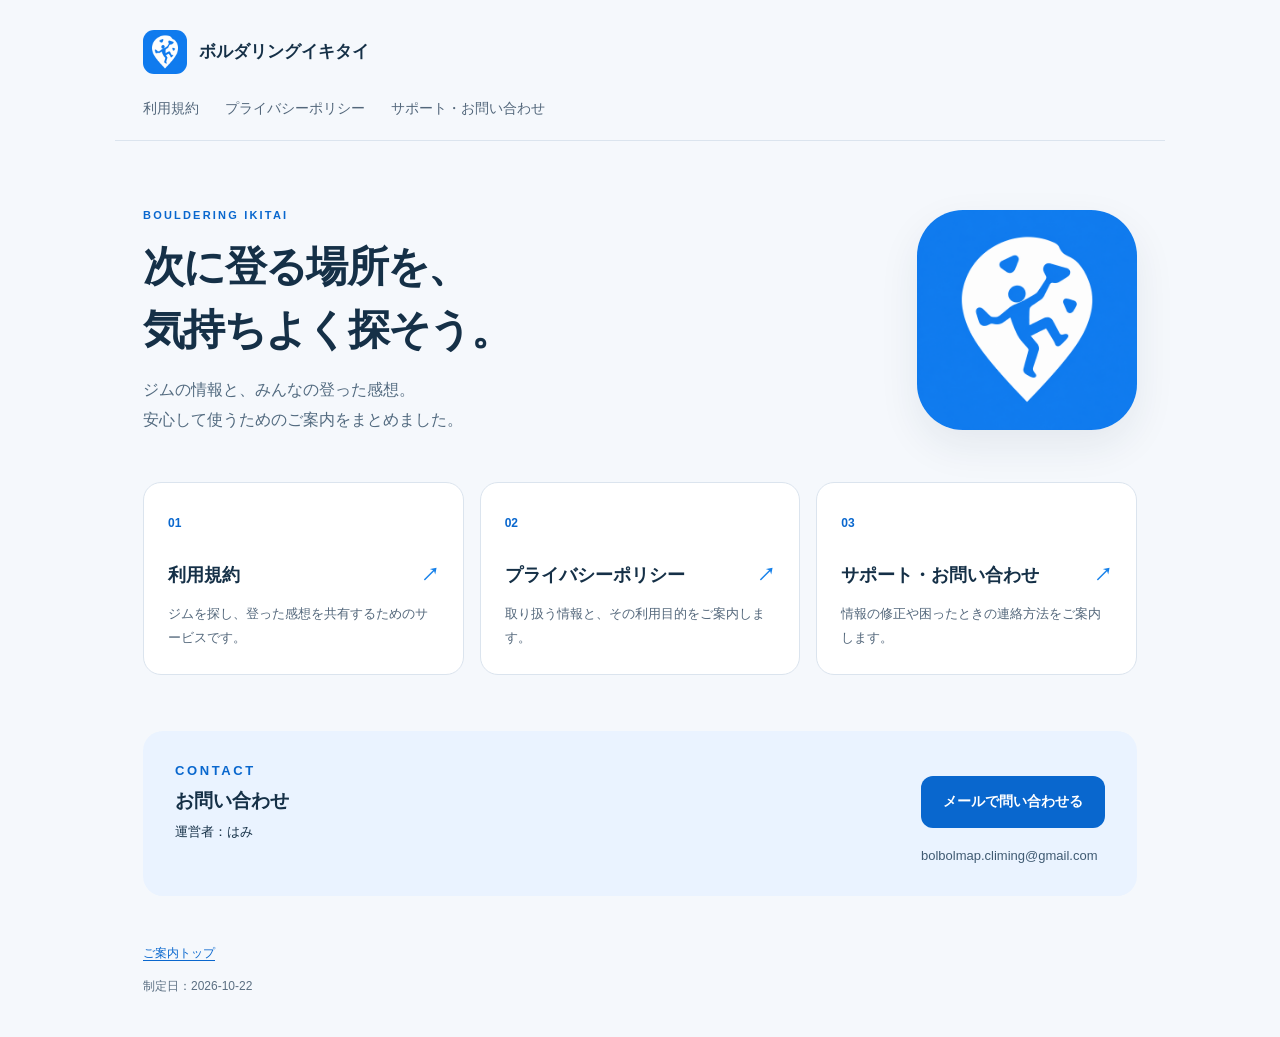
<file: index.html>
<!doctype html>
<html lang="ja"><head><meta charset="utf-8"><meta name="viewport" content="width=device-width,initial-scale=1"><meta name="robots" content="noindex,nofollow"><meta name="referrer" content="no-referrer"><meta http-equiv="Content-Security-Policy" content="default-src 'none'; img-src 'self' data:; style-src 'self'; base-uri 'none'; form-action 'none'"><title>ご案内 | ボルダリングイキタイ</title><meta name="description" content="ボルダリングイキタイのご案内です。"><link rel="icon" href="assets/icon-v1.png"><link rel="stylesheet" href="styles.css"></head>
<body><a class="skip" href="#main">本文へ移動</a><header><a class="brand" href="index.html"><img src="assets/icon-v1.png" width="44" height="44" alt=""><span>ボルダリングイキタイ</span></a></header><nav aria-label="ページ"><a  href="terms.html">利用規約</a><a  href="privacy.html">プライバシーポリシー</a><a  href="support.html">サポート・お問い合わせ</a></nav><main id="main"><section class="hero"><div><p class="eyebrow">BOULDERING IKITAI</p><h1>次に登る場所を、<br>気持ちよく探そう。</h1><p class="lead">ジムの情報と、みんなの登った感想。<br>安心して使うためのご案内をまとめました。</p></div><img class="hero-icon" src="assets/icon-v1.png" width="220" height="220" alt="位置ピンとクライマーを組み合わせたアイコン案"></section><div class="cards"><a class="card" href="terms.html"><span class="card-index">01</span><h2>利用規約<span aria-hidden="true">↗</span></h2><p>ジムを探し、登った感想を共有するためのサービスです。</p></a><a class="card" href="privacy.html"><span class="card-index">02</span><h2>プライバシーポリシー<span aria-hidden="true">↗</span></h2><p>取り扱う情報と、その利用目的をご案内します。</p></a><a class="card" href="support.html"><span class="card-index">03</span><h2>サポート・お問い合わせ<span aria-hidden="true">↗</span></h2><p>情報の修正や困ったときの連絡方法をご案内します。</p></a></div><section class="contact" aria-labelledby="contact-title"><div><p class="eyebrow">CONTACT</p><h2 id="contact-title">お問い合わせ</h2><p>運営者：はみ</p></div><a class="button" href="mailto:bolbolmap.climing@gmail.com?subject=%E3%83%9C%E3%83%AB%E3%83%80%E3%83%AA%E3%83%B3%E3%82%B0%E3%82%A4%E3%82%AD%E3%82%BF%E3%82%A4%E3%81%AB%E3%81%A4%E3%81%84%E3%81%A6">メールで問い合わせる</a><p class="email">bolbolmap.climing@gmail.com</p></section></main><footer><a href="index.html">ご案内トップ</a><p>制定日：2026-10-22</p></footer></body></html>
</file>
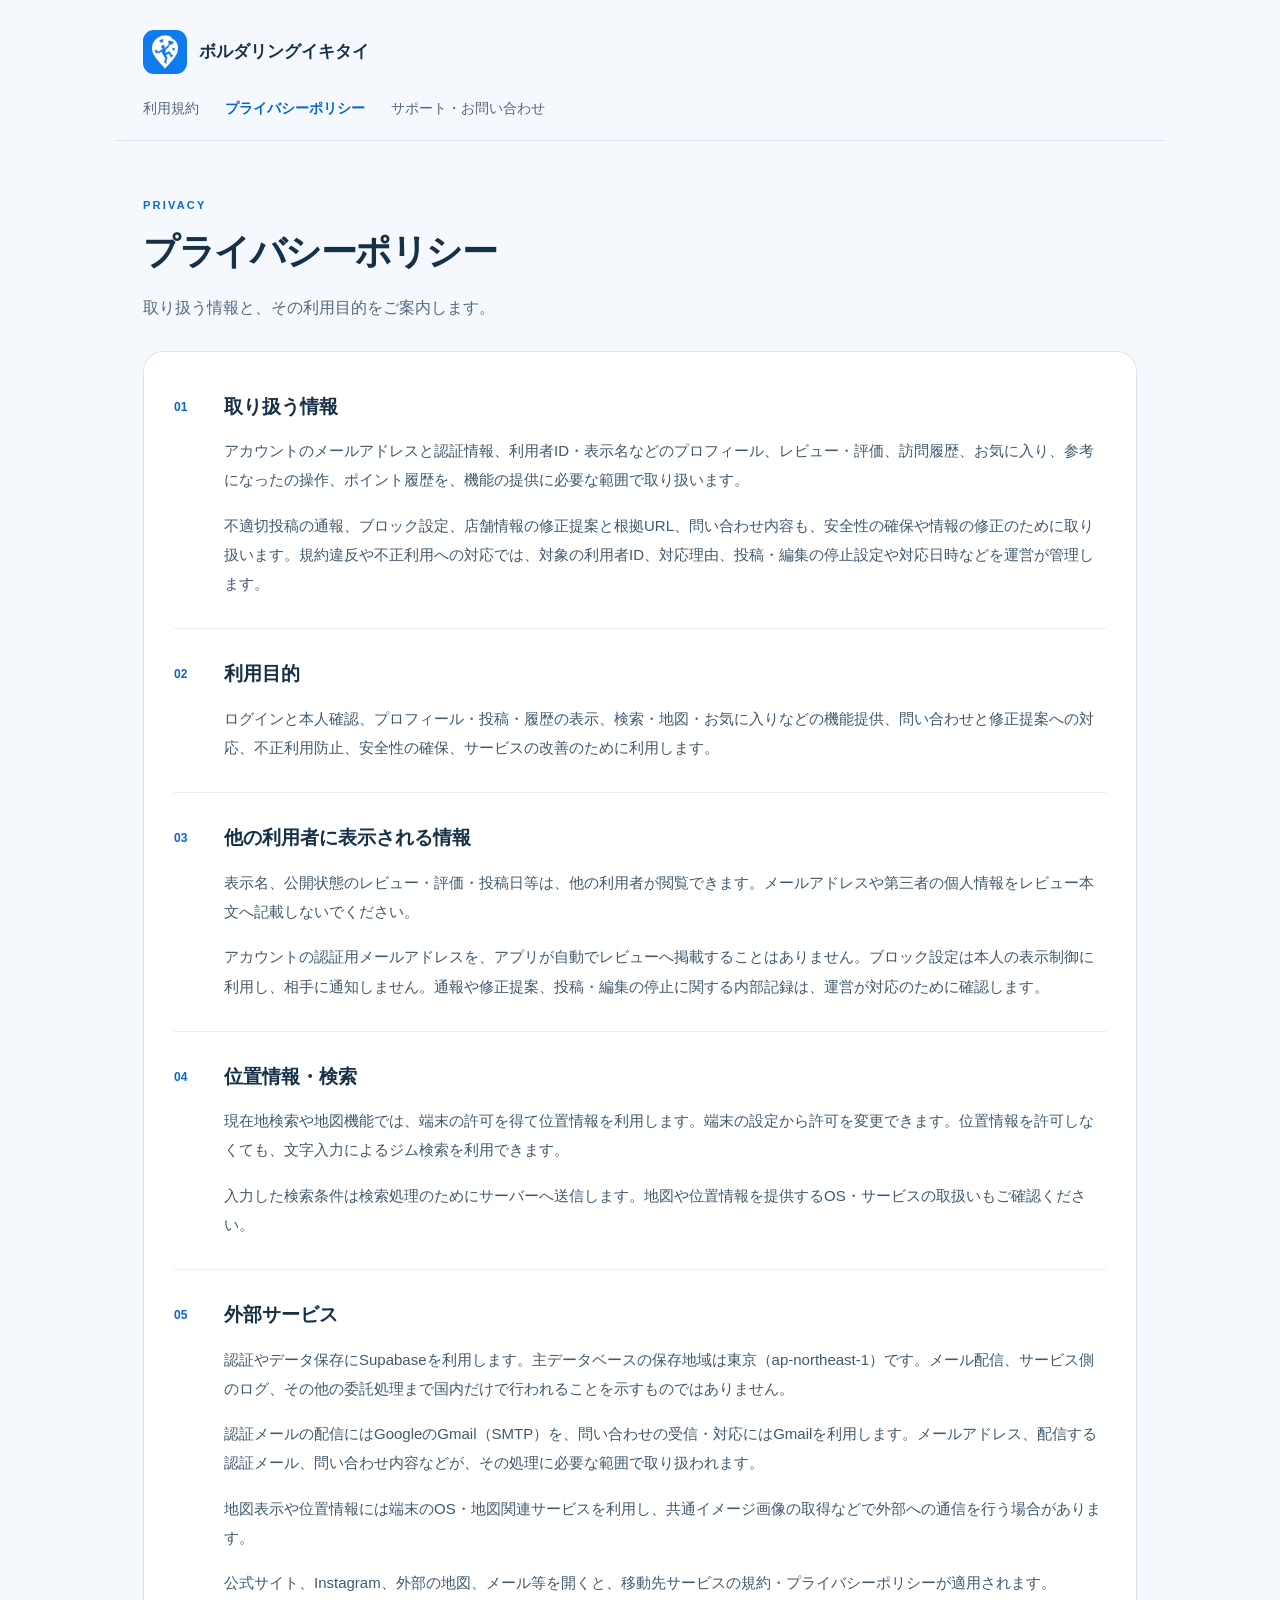
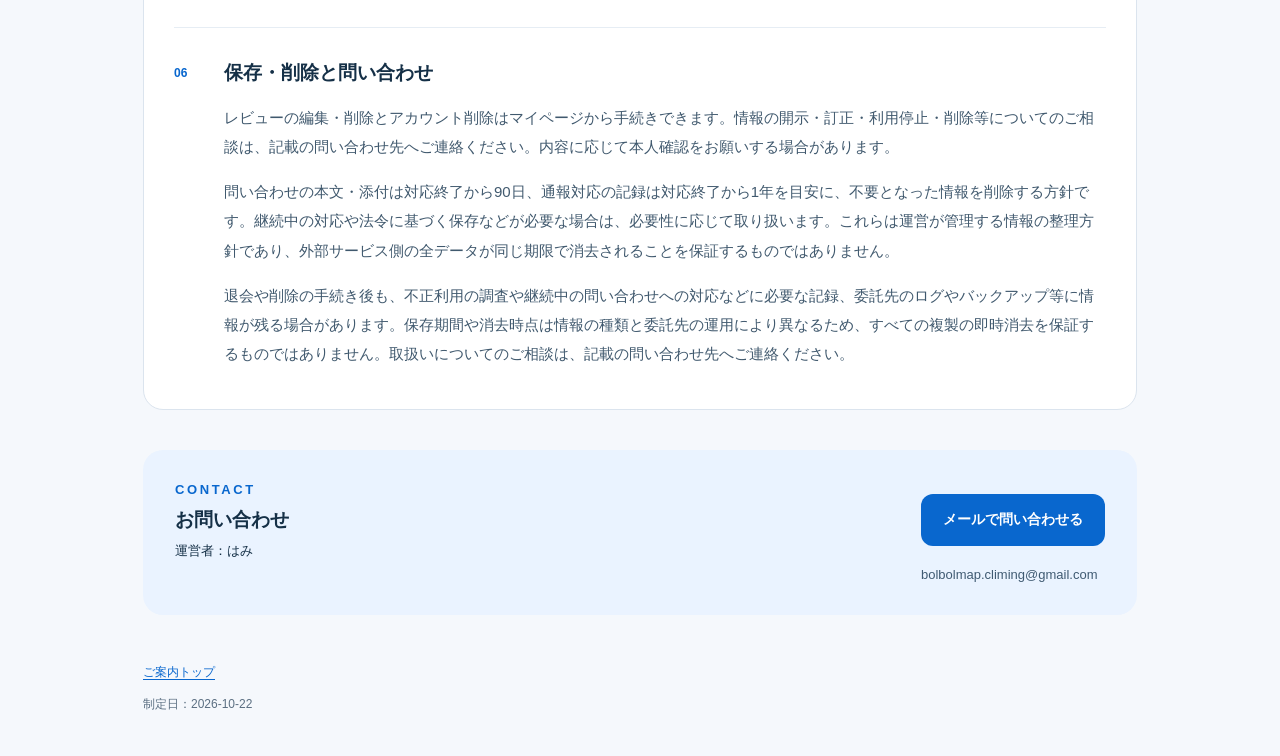
<file: privacy.html>
<!doctype html>
<html lang="ja"><head><meta charset="utf-8"><meta name="viewport" content="width=device-width,initial-scale=1"><meta name="robots" content="noindex,nofollow"><meta name="referrer" content="no-referrer"><meta http-equiv="Content-Security-Policy" content="default-src 'none'; img-src 'self' data:; style-src 'self'; base-uri 'none'; form-action 'none'"><title>プライバシーポリシー | ボルダリングイキタイ</title><meta name="description" content="ボルダリングイキタイのご案内です。"><link rel="icon" href="assets/icon-v1.png"><link rel="stylesheet" href="styles.css"></head>
<body><a class="skip" href="#main">本文へ移動</a><header><a class="brand" href="index.html"><img src="assets/icon-v1.png" width="44" height="44" alt=""><span>ボルダリングイキタイ</span></a></header><nav aria-label="ページ"><a  href="terms.html">利用規約</a><a aria-current="page" href="privacy.html">プライバシーポリシー</a><a  href="support.html">サポート・お問い合わせ</a></nav><main id="main"><div class="intro"><p class="eyebrow">PRIVACY</p><h1>プライバシーポリシー</h1><p class="lead">取り扱う情報と、その利用目的をご案内します。</p></div><article><section class="document-section"><span class="number">01</span><div><h2>取り扱う情報</h2><p>アカウントのメールアドレスと認証情報、利用者ID・表示名などのプロフィール、レビュー・評価、訪問履歴、お気に入り、参考になったの操作、ポイント履歴を、機能の提供に必要な範囲で取り扱います。</p><p>不適切投稿の通報、ブロック設定、店舗情報の修正提案と根拠URL、問い合わせ内容も、安全性の確保や情報の修正のために取り扱います。規約違反や不正利用への対応では、対象の利用者ID、対応理由、投稿・編集の停止設定や対応日時などを運営が管理します。</p></div></section><section class="document-section"><span class="number">02</span><div><h2>利用目的</h2><p>ログインと本人確認、プロフィール・投稿・履歴の表示、検索・地図・お気に入りなどの機能提供、問い合わせと修正提案への対応、不正利用防止、安全性の確保、サービスの改善のために利用します。</p></div></section><section class="document-section"><span class="number">03</span><div><h2>他の利用者に表示される情報</h2><p>表示名、公開状態のレビュー・評価・投稿日等は、他の利用者が閲覧できます。メールアドレスや第三者の個人情報をレビュー本文へ記載しないでください。</p><p>アカウントの認証用メールアドレスを、アプリが自動でレビューへ掲載することはありません。ブロック設定は本人の表示制御に利用し、相手に通知しません。通報や修正提案、投稿・編集の停止に関する内部記録は、運営が対応のために確認します。</p></div></section><section class="document-section"><span class="number">04</span><div><h2>位置情報・検索</h2><p>現在地検索や地図機能では、端末の許可を得て位置情報を利用します。端末の設定から許可を変更できます。位置情報を許可しなくても、文字入力によるジム検索を利用できます。</p><p>入力した検索条件は検索処理のためにサーバーへ送信します。地図や位置情報を提供するOS・サービスの取扱いもご確認ください。</p></div></section><section class="document-section"><span class="number">05</span><div><h2>外部サービス</h2><p>認証やデータ保存にSupabaseを利用します。主データベースの保存地域は東京（ap-northeast-1）です。メール配信、サービス側のログ、その他の委託処理まで国内だけで行われることを示すものではありません。</p><p>認証メールの配信にはGoogleのGmail（SMTP）を、問い合わせの受信・対応にはGmailを利用します。メールアドレス、配信する認証メール、問い合わせ内容などが、その処理に必要な範囲で取り扱われます。</p><p>地図表示や位置情報には端末のOS・地図関連サービスを利用し、共通イメージ画像の取得などで外部への通信を行う場合があります。</p><p>公式サイト、Instagram、外部の地図、メール等を開くと、移動先サービスの規約・プライバシーポリシーが適用されます。</p></div></section><section class="document-section"><span class="number">06</span><div><h2>保存・削除と問い合わせ</h2><p>レビューの編集・削除とアカウント削除はマイページから手続きできます。情報の開示・訂正・利用停止・削除等についてのご相談は、記載の問い合わせ先へご連絡ください。内容に応じて本人確認をお願いする場合があります。</p><p>問い合わせの本文・添付は対応終了から90日、通報対応の記録は対応終了から1年を目安に、不要となった情報を削除する方針です。継続中の対応や法令に基づく保存などが必要な場合は、必要性に応じて取り扱います。これらは運営が管理する情報の整理方針であり、外部サービス側の全データが同じ期限で消去されることを保証するものではありません。</p><p>退会や削除の手続き後も、不正利用の調査や継続中の問い合わせへの対応などに必要な記録、委託先のログやバックアップ等に情報が残る場合があります。保存期間や消去時点は情報の種類と委託先の運用により異なるため、すべての複製の即時消去を保証するものではありません。取扱いについてのご相談は、記載の問い合わせ先へご連絡ください。</p></div></section></article><section class="contact" aria-labelledby="contact-title"><div><p class="eyebrow">CONTACT</p><h2 id="contact-title">お問い合わせ</h2><p>運営者：はみ</p></div><a class="button" href="mailto:bolbolmap.climing@gmail.com?subject=%E3%83%9C%E3%83%AB%E3%83%80%E3%83%AA%E3%83%B3%E3%82%B0%E3%82%A4%E3%82%AD%E3%82%BF%E3%82%A4%E3%81%AB%E3%81%A4%E3%81%84%E3%81%A6">メールで問い合わせる</a><p class="email">bolbolmap.climing@gmail.com</p></section></main><footer><a href="index.html">ご案内トップ</a><p>制定日：2026-10-22</p></footer></body></html>
</file>
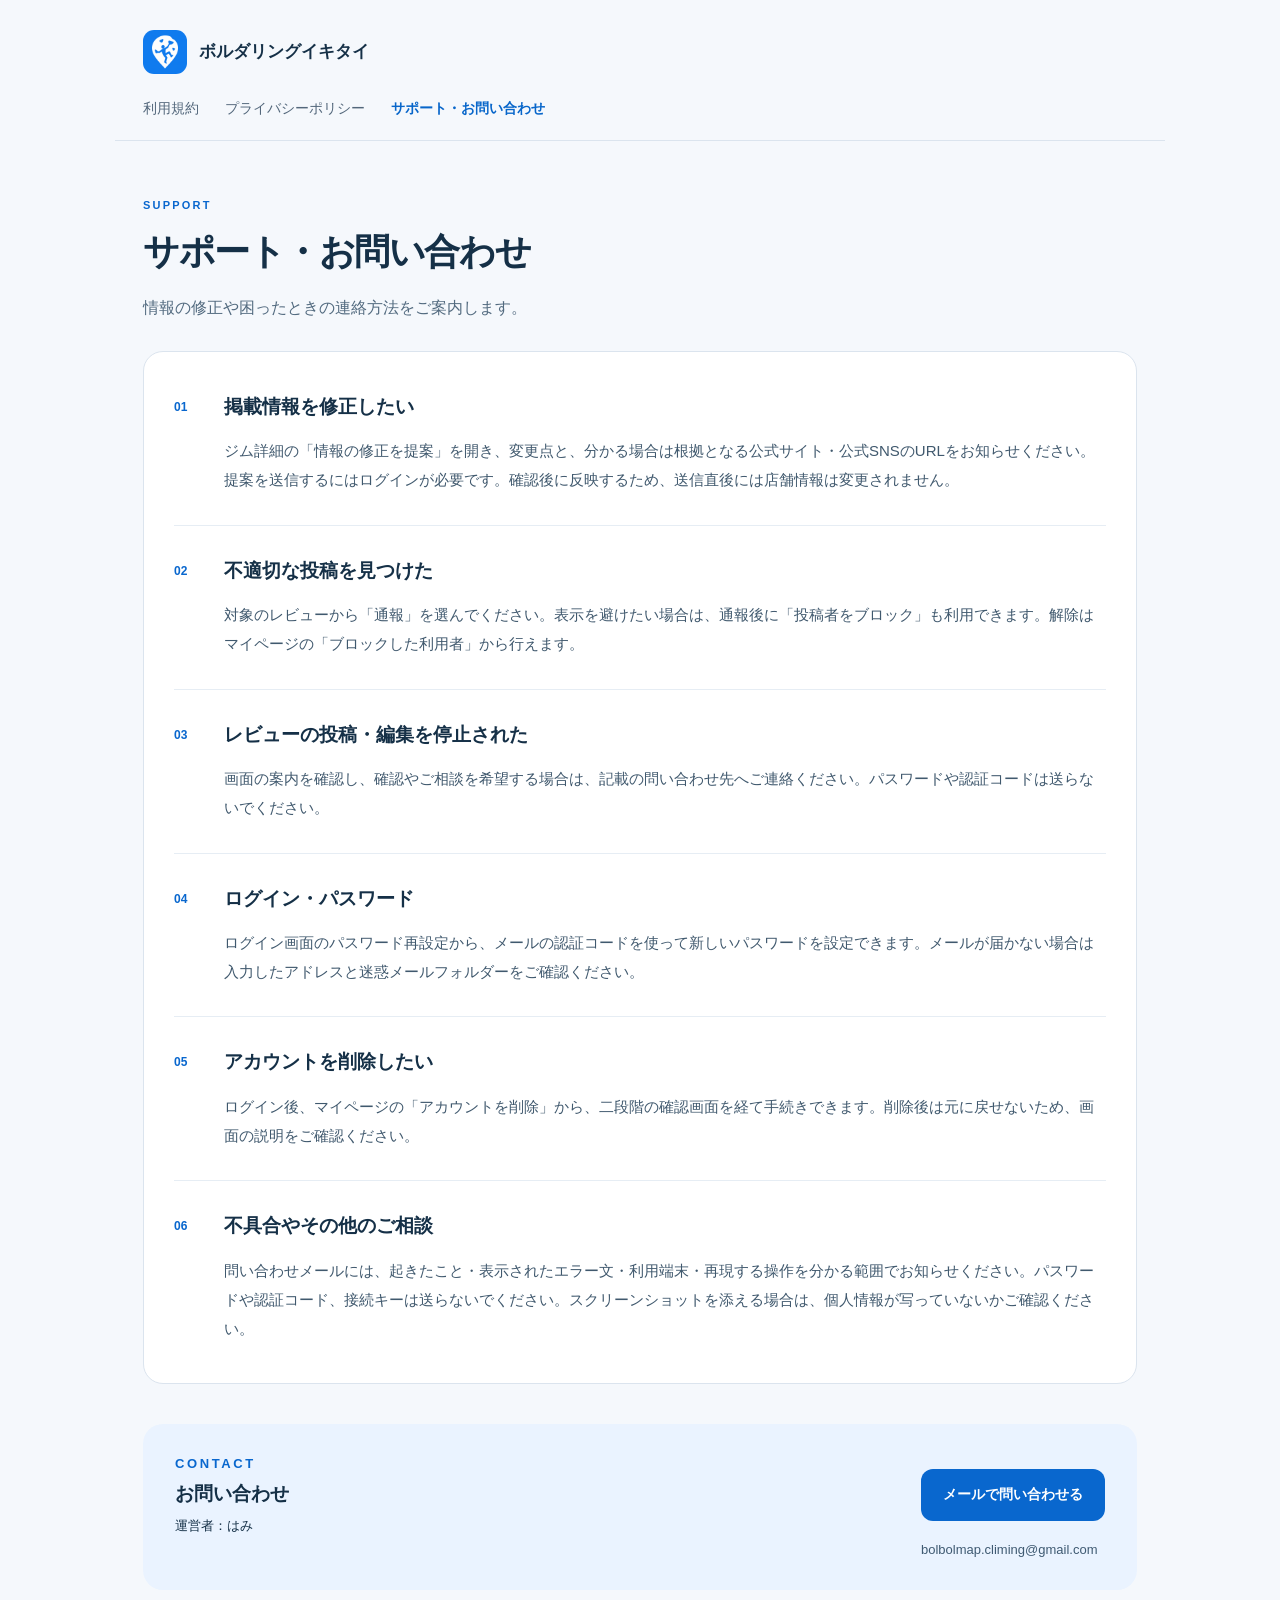
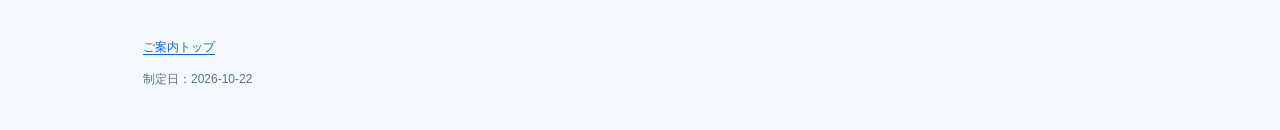
<file: support.html>
<!doctype html>
<html lang="ja"><head><meta charset="utf-8"><meta name="viewport" content="width=device-width,initial-scale=1"><meta name="robots" content="noindex,nofollow"><meta name="referrer" content="no-referrer"><meta http-equiv="Content-Security-Policy" content="default-src 'none'; img-src 'self' data:; style-src 'self'; base-uri 'none'; form-action 'none'"><title>サポート・お問い合わせ | ボルダリングイキタイ</title><meta name="description" content="ボルダリングイキタイのご案内です。"><link rel="icon" href="assets/icon-v1.png"><link rel="stylesheet" href="styles.css"></head>
<body><a class="skip" href="#main">本文へ移動</a><header><a class="brand" href="index.html"><img src="assets/icon-v1.png" width="44" height="44" alt=""><span>ボルダリングイキタイ</span></a></header><nav aria-label="ページ"><a  href="terms.html">利用規約</a><a  href="privacy.html">プライバシーポリシー</a><a aria-current="page" href="support.html">サポート・お問い合わせ</a></nav><main id="main"><div class="intro"><p class="eyebrow">SUPPORT</p><h1>サポート・お問い合わせ</h1><p class="lead">情報の修正や困ったときの連絡方法をご案内します。</p></div><article><section class="document-section"><span class="number">01</span><div><h2>掲載情報を修正したい</h2><p>ジム詳細の「情報の修正を提案」を開き、変更点と、分かる場合は根拠となる公式サイト・公式SNSのURLをお知らせください。提案を送信するにはログインが必要です。確認後に反映するため、送信直後には店舗情報は変更されません。</p></div></section><section class="document-section"><span class="number">02</span><div><h2>不適切な投稿を見つけた</h2><p>対象のレビューから「通報」を選んでください。表示を避けたい場合は、通報後に「投稿者をブロック」も利用できます。解除はマイページの「ブロックした利用者」から行えます。</p></div></section><section class="document-section"><span class="number">03</span><div><h2>レビューの投稿・編集を停止された</h2><p>画面の案内を確認し、確認やご相談を希望する場合は、記載の問い合わせ先へご連絡ください。パスワードや認証コードは送らないでください。</p></div></section><section class="document-section"><span class="number">04</span><div><h2>ログイン・パスワード</h2><p>ログイン画面のパスワード再設定から、メールの認証コードを使って新しいパスワードを設定できます。メールが届かない場合は入力したアドレスと迷惑メールフォルダーをご確認ください。</p></div></section><section class="document-section"><span class="number">05</span><div><h2>アカウントを削除したい</h2><p>ログイン後、マイページの「アカウントを削除」から、二段階の確認画面を経て手続きできます。削除後は元に戻せないため、画面の説明をご確認ください。</p></div></section><section class="document-section"><span class="number">06</span><div><h2>不具合やその他のご相談</h2><p>問い合わせメールには、起きたこと・表示されたエラー文・利用端末・再現する操作を分かる範囲でお知らせください。パスワードや認証コード、接続キーは送らないでください。スクリーンショットを添える場合は、個人情報が写っていないかご確認ください。</p></div></section></article><section class="contact" aria-labelledby="contact-title"><div><p class="eyebrow">CONTACT</p><h2 id="contact-title">お問い合わせ</h2><p>運営者：はみ</p></div><a class="button" href="mailto:bolbolmap.climing@gmail.com?subject=%E3%83%9C%E3%83%AB%E3%83%80%E3%83%AA%E3%83%B3%E3%82%B0%E3%82%A4%E3%82%AD%E3%82%BF%E3%82%A4%E3%81%AB%E3%81%A4%E3%81%84%E3%81%A6">メールで問い合わせる</a><p class="email">bolbolmap.climing@gmail.com</p></section></main><footer><a href="index.html">ご案内トップ</a><p>制定日：2026-10-22</p></footer></body></html>
</file>
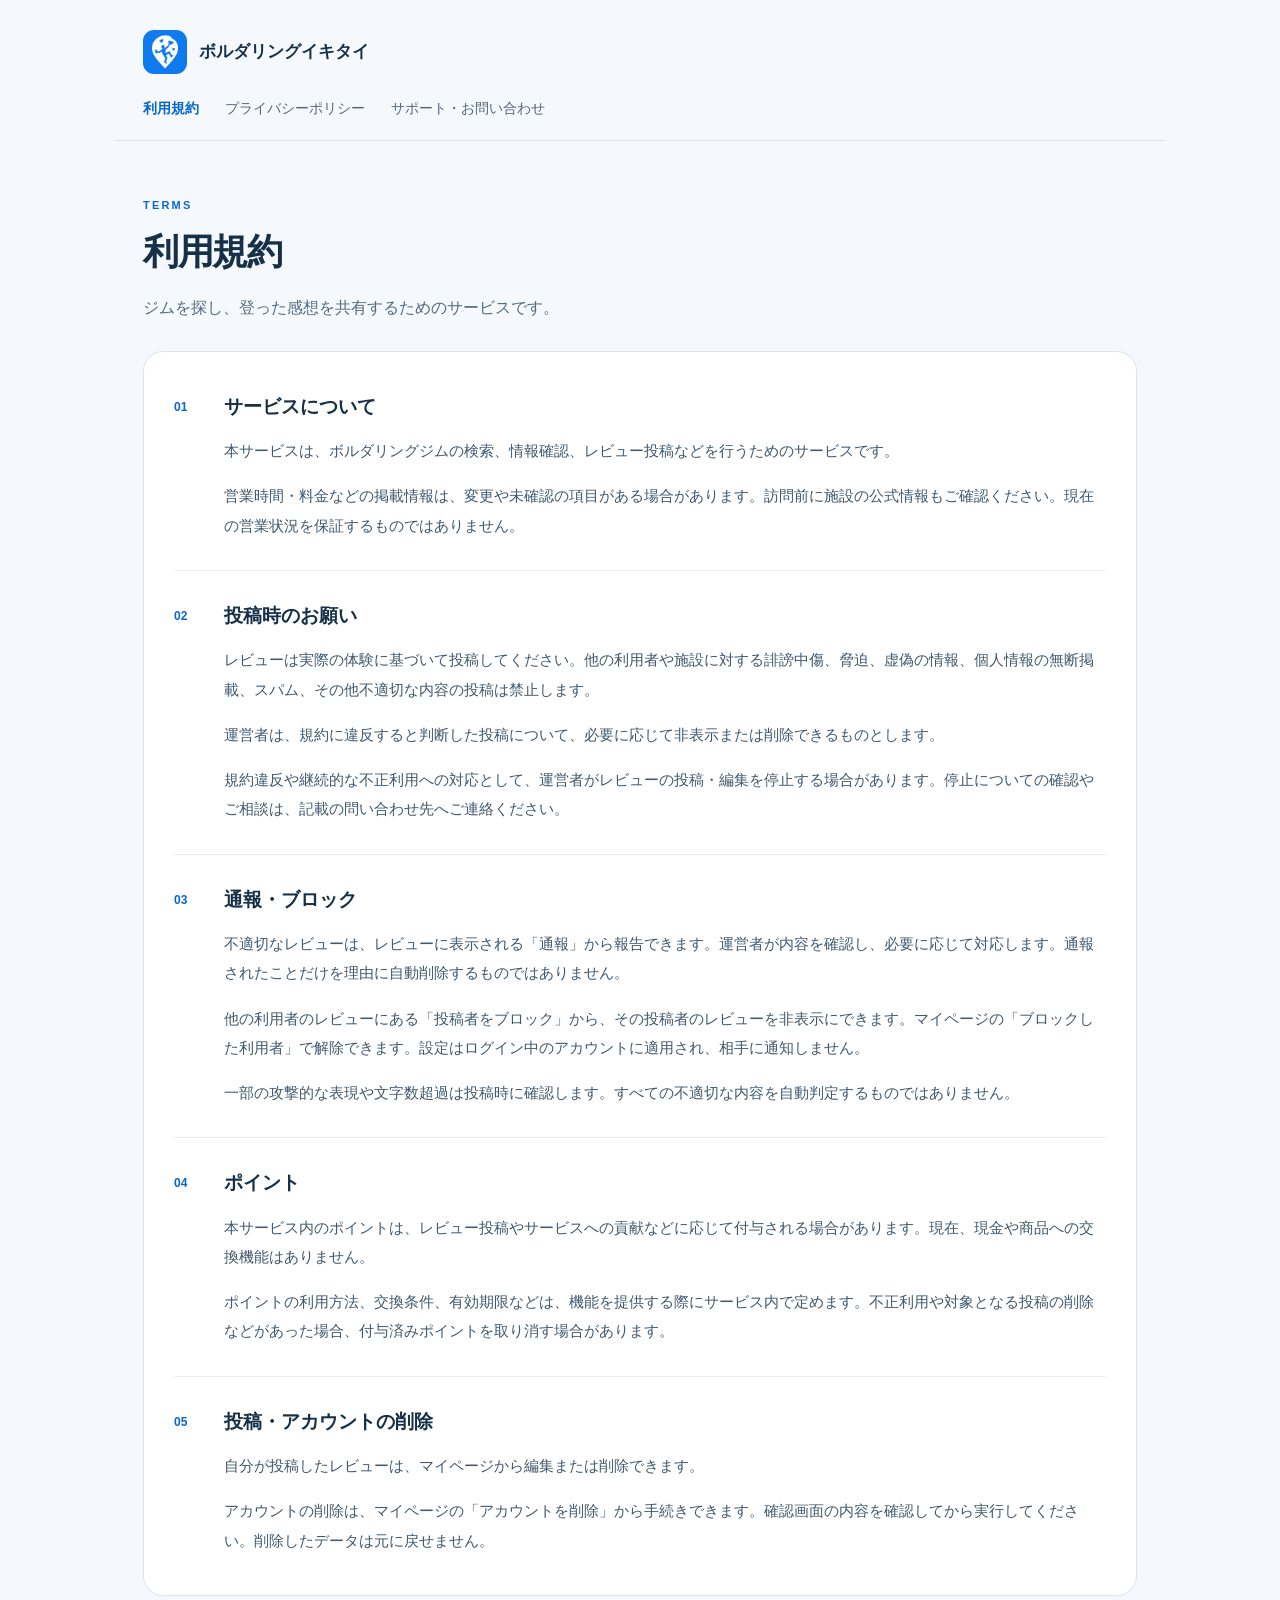
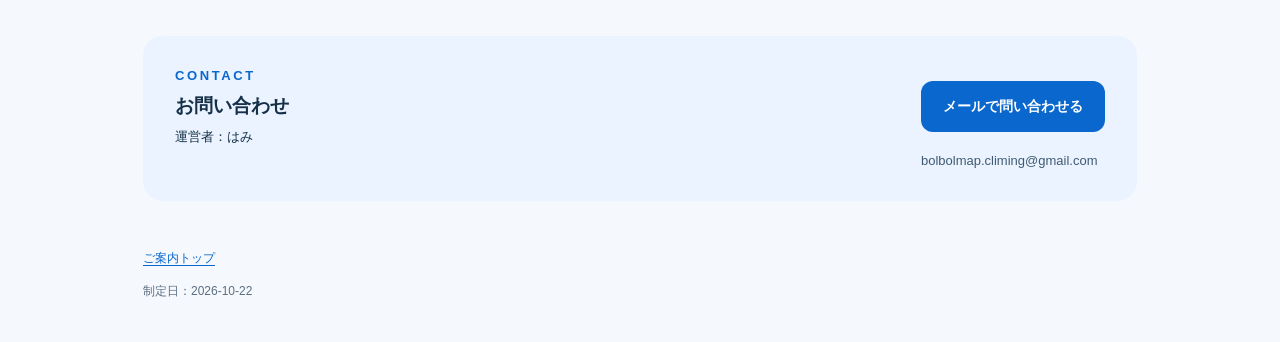
<file: terms.html>
<!doctype html>
<html lang="ja"><head><meta charset="utf-8"><meta name="viewport" content="width=device-width,initial-scale=1"><meta name="robots" content="noindex,nofollow"><meta name="referrer" content="no-referrer"><meta http-equiv="Content-Security-Policy" content="default-src 'none'; img-src 'self' data:; style-src 'self'; base-uri 'none'; form-action 'none'"><title>利用規約 | ボルダリングイキタイ</title><meta name="description" content="ボルダリングイキタイのご案内です。"><link rel="icon" href="assets/icon-v1.png"><link rel="stylesheet" href="styles.css"></head>
<body><a class="skip" href="#main">本文へ移動</a><header><a class="brand" href="index.html"><img src="assets/icon-v1.png" width="44" height="44" alt=""><span>ボルダリングイキタイ</span></a></header><nav aria-label="ページ"><a aria-current="page" href="terms.html">利用規約</a><a  href="privacy.html">プライバシーポリシー</a><a  href="support.html">サポート・お問い合わせ</a></nav><main id="main"><div class="intro"><p class="eyebrow">TERMS</p><h1>利用規約</h1><p class="lead">ジムを探し、登った感想を共有するためのサービスです。</p></div><article><section class="document-section"><span class="number">01</span><div><h2>サービスについて</h2><p>本サービスは、ボルダリングジムの検索、情報確認、レビュー投稿などを行うためのサービスです。</p><p>営業時間・料金などの掲載情報は、変更や未確認の項目がある場合があります。訪問前に施設の公式情報もご確認ください。現在の営業状況を保証するものではありません。</p></div></section><section class="document-section"><span class="number">02</span><div><h2>投稿時のお願い</h2><p>レビューは実際の体験に基づいて投稿してください。他の利用者や施設に対する誹謗中傷、脅迫、虚偽の情報、個人情報の無断掲載、スパム、その他不適切な内容の投稿は禁止します。</p><p>運営者は、規約に違反すると判断した投稿について、必要に応じて非表示または削除できるものとします。</p><p>規約違反や継続的な不正利用への対応として、運営者がレビューの投稿・編集を停止する場合があります。停止についての確認やご相談は、記載の問い合わせ先へご連絡ください。</p></div></section><section class="document-section"><span class="number">03</span><div><h2>通報・ブロック</h2><p>不適切なレビューは、レビューに表示される「通報」から報告できます。運営者が内容を確認し、必要に応じて対応します。通報されたことだけを理由に自動削除するものではありません。</p><p>他の利用者のレビューにある「投稿者をブロック」から、その投稿者のレビューを非表示にできます。マイページの「ブロックした利用者」で解除できます。設定はログイン中のアカウントに適用され、相手に通知しません。</p><p>一部の攻撃的な表現や文字数超過は投稿時に確認します。すべての不適切な内容を自動判定するものではありません。</p></div></section><section class="document-section"><span class="number">04</span><div><h2>ポイント</h2><p>本サービス内のポイントは、レビュー投稿やサービスへの貢献などに応じて付与される場合があります。現在、現金や商品への交換機能はありません。</p><p>ポイントの利用方法、交換条件、有効期限などは、機能を提供する際にサービス内で定めます。不正利用や対象となる投稿の削除などがあった場合、付与済みポイントを取り消す場合があります。</p></div></section><section class="document-section"><span class="number">05</span><div><h2>投稿・アカウントの削除</h2><p>自分が投稿したレビューは、マイページから編集または削除できます。</p><p>アカウントの削除は、マイページの「アカウントを削除」から手続きできます。確認画面の内容を確認してから実行してください。削除したデータは元に戻せません。</p></div></section></article><section class="contact" aria-labelledby="contact-title"><div><p class="eyebrow">CONTACT</p><h2 id="contact-title">お問い合わせ</h2><p>運営者：はみ</p></div><a class="button" href="mailto:bolbolmap.climing@gmail.com?subject=%E3%83%9C%E3%83%AB%E3%83%80%E3%83%AA%E3%83%B3%E3%82%B0%E3%82%A4%E3%82%AD%E3%82%BF%E3%82%A4%E3%81%AB%E3%81%A4%E3%81%84%E3%81%A6">メールで問い合わせる</a><p class="email">bolbolmap.climing@gmail.com</p></section></main><footer><a href="index.html">ご案内トップ</a><p>制定日：2026-10-22</p></footer></body></html>
</file>
<file: styles.css>
*{box-sizing:border-box}html{color-scheme:light;scroll-behavior:smooth}body{margin:0;background:#f5f8fc;color:#153047;font:16px/1.85 -apple-system,BlinkMacSystemFont,"Segoe UI","Noto Sans JP",sans-serif}a{color:#0967ce;text-underline-offset:.22em}a:focus-visible{outline:3px solid #f4a620;outline-offset:5px}header,nav,main,footer{max-width:1050px;margin:auto}header{display:flex;justify-content:space-between;align-items:center;gap:18px;padding:30px 28px 22px}.brand{display:flex;align-items:center;gap:12px;color:#153047;text-decoration:none;font-size:17px;font-weight:800}.brand img{border-radius:11px}.draft{font-size:12px;border:1px solid #cedbe9;padding:5px 12px;border-radius:100px;color:#53677b;white-space:nowrap}nav{display:flex;gap:26px;padding:0 28px 18px;border-bottom:1px solid #dbe4ee}nav a{text-decoration:none;color:#53677b;font-size:14px}nav [aria-current]{color:#0866ca;font-weight:800}main{padding:0 28px}.hero{display:grid;grid-template-columns:1fr 220px;align-items:center;gap:50px;padding:64px 0 48px}.hero-icon{border-radius:46px;width:220px;height:220px;box-shadow:0 16px 40px #15304714}.eyebrow{font-size:11px;letter-spacing:.2em;font-weight:800;color:#0967ce;margin:0 0 10px}h1{font-size:42px;line-height:1.5;letter-spacing:-.04em;margin:0 0 14px}h2{font-size:19px;line-height:1.6;margin:0 0 14px}p{margin:0 0 16px}.lead{color:#526a7f;font-size:16px;margin:0}.notice{padding:14px 20px;border-left:3px solid #1681ea;background:#eaf3ff;color:#3f5a72;border-radius:0 10px 10px 0;font-size:13px;margin-bottom:34px}.cards{display:grid;grid-template-columns:repeat(3,1fr);gap:16px;margin-bottom:56px}.card{display:block;background:white;border:1px solid #dbe4ee;border-radius:18px;padding:24px;text-decoration:none;color:inherit;transition:border-color .15s,transform .15s}.card:hover{border-color:#1681ea;transform:translateY(-3px)}.card-index{font-size:12px;color:#0967ce;font-weight:800}.card h2{margin:24px 0 12px;font-size:18px}.card h2 span{float:right;color:#1681ea}.card p{font-size:13px;color:#53677b;margin:0}.intro{padding:54px 0 28px}.intro h1{font-size:36px}article{background:white;border:1px solid #dbe4ee;border-radius:20px;padding:10px 30px;margin-bottom:40px}.document-section{display:grid;grid-template-columns:30px 1fr;gap:20px;padding:30px 0;border-bottom:1px solid #e6edf4}.document-section:last-child{border:0}.number{color:#0967ce;font-size:12px;font-weight:800;padding-top:4px}.document-section p{font-size:15px;line-height:1.95;color:#40596e}.document-section p:last-child{margin-bottom:0}.contact{display:grid;grid-template-columns:1fr auto;gap:0 24px;align-items:center;background:#eaf3ff;border-radius:20px;padding:28px 32px;margin:36px 0}.contact h2{margin-bottom:4px}.contact p{font-size:13px;margin-bottom:0}.button{display:inline-flex;align-items:center;justify-content:center;background:#0967ce;color:white;text-decoration:none;border-radius:12px;padding:13px 22px;font-size:14px;font-weight:800}.email{grid-column:2;overflow-wrap:anywhere;color:#3f5a72}.contact .eyebrow{margin-bottom:3px}footer{padding:10px 28px 40px;font-size:12px;color:#5b6f82}footer p{margin:10px 0 0}.skip{position:fixed;left:16px;top:-70px;z-index:10;padding:10px 18px;background:white;border:2px solid #0967ce}.skip:focus{top:10px}@media(max-width:680px){header{padding:20px 20px 16px;align-items:flex-start}.brand{font-size:14px;gap:9px}.brand img{width:36px;height:36px}.draft{font-size:10px;padding:3px 7px}nav{padding:0 20px 15px;gap:18px;flex-wrap:wrap}nav a{font-size:12px}main{padding:0 20px}.hero{grid-template-columns:1fr 96px;gap:12px;padding:38px 0 30px}.hero-icon{width:96px;height:96px;border-radius:23px}h1{font-size:27px;line-height:1.65}.hero .lead{font-size:13px}.eyebrow{font-size:10px}.cards{grid-template-columns:1fr;gap:12px;margin-bottom:30px}.card{padding:20px}.card h2{margin:8px 0}.card-index{float:left;margin:9px 14px 0 0}.intro{padding:32px 0 22px}.intro h1{font-size:27px}.lead{font-size:14px}.notice{font-size:12px;padding:12px 15px;margin-bottom:24px}article{padding:0 18px;border-radius:16px}.document-section{grid-template-columns:22px 1fr;gap:10px;padding:24px 0}.document-section h2{font-size:17px}.document-section p{font-size:14px}.contact{grid-template-columns:1fr;padding:24px;gap:16px;margin:28px 0}.email{grid-column:1;font-size:12px!important}footer{padding:6px 20px 30px}}@media(prefers-reduced-motion:reduce){html{scroll-behavior:auto}.card{transition:none}.card:hover{transform:none}}
</file>
